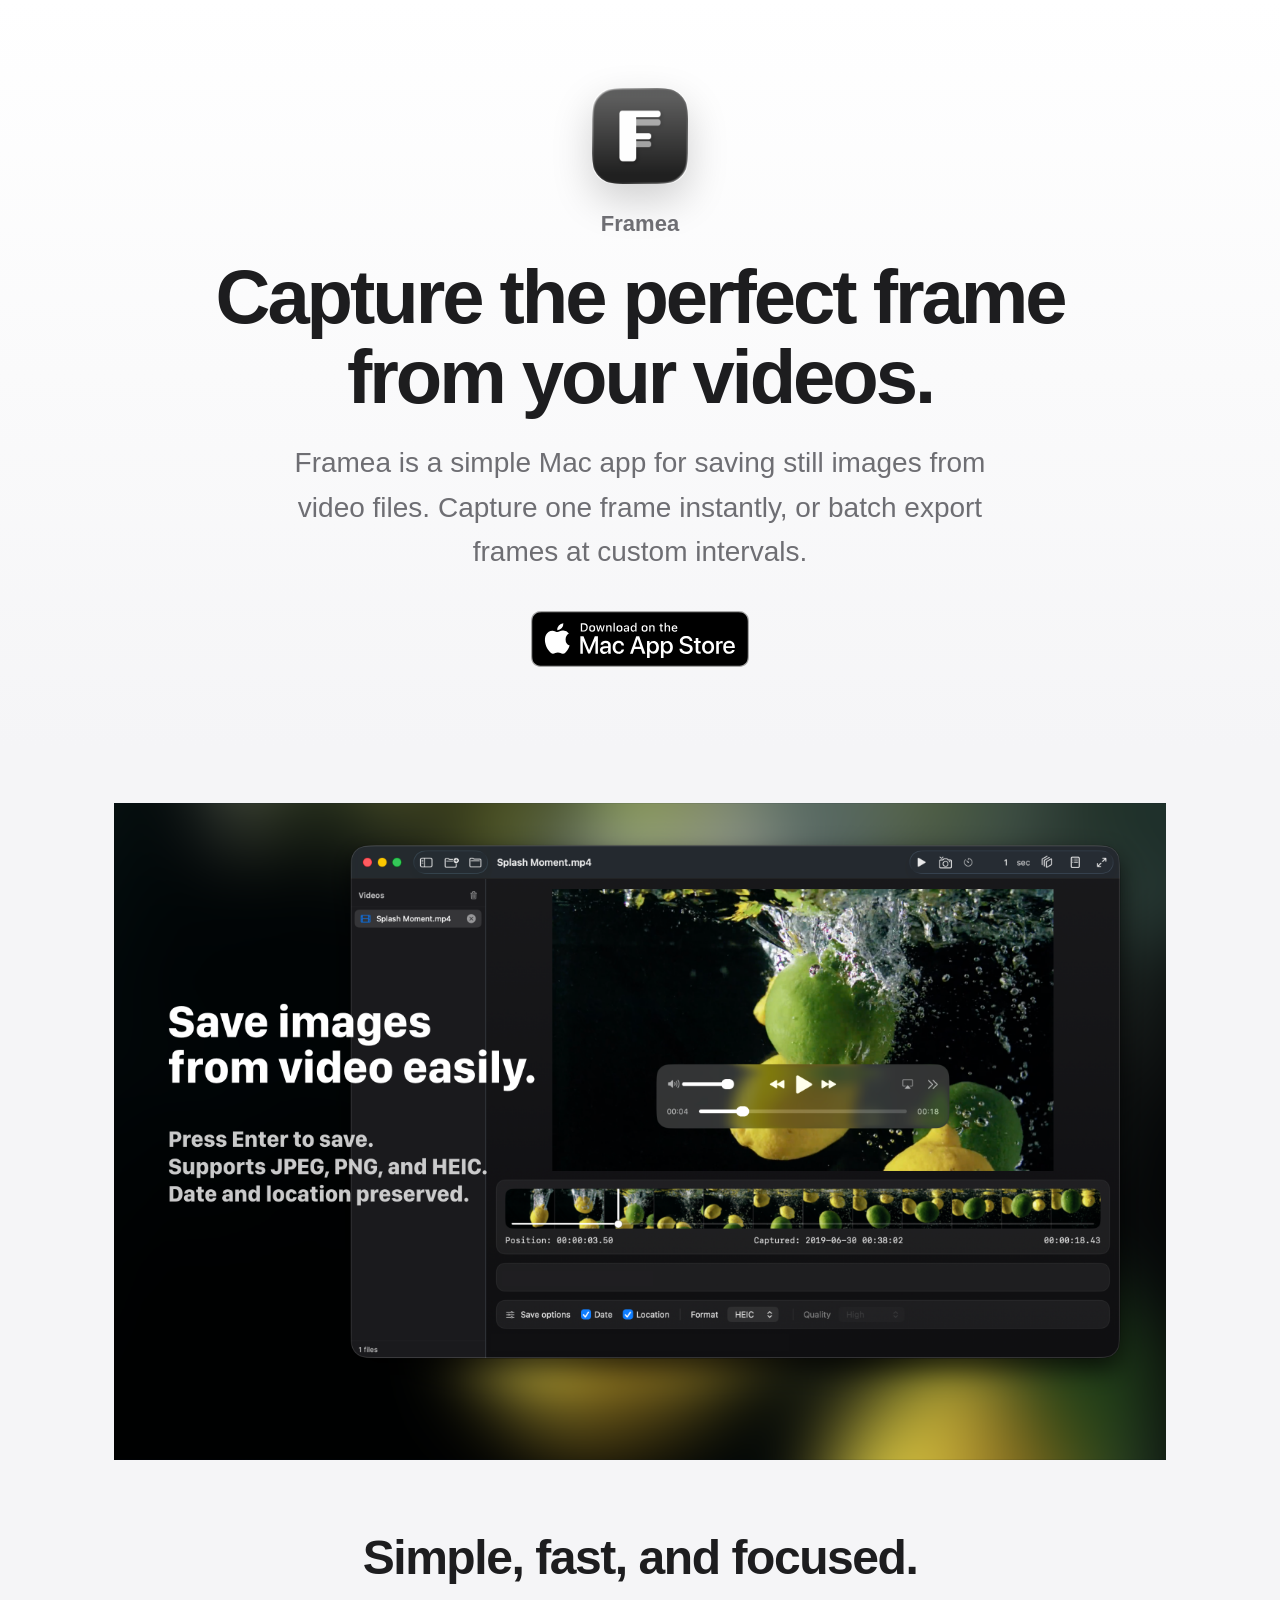
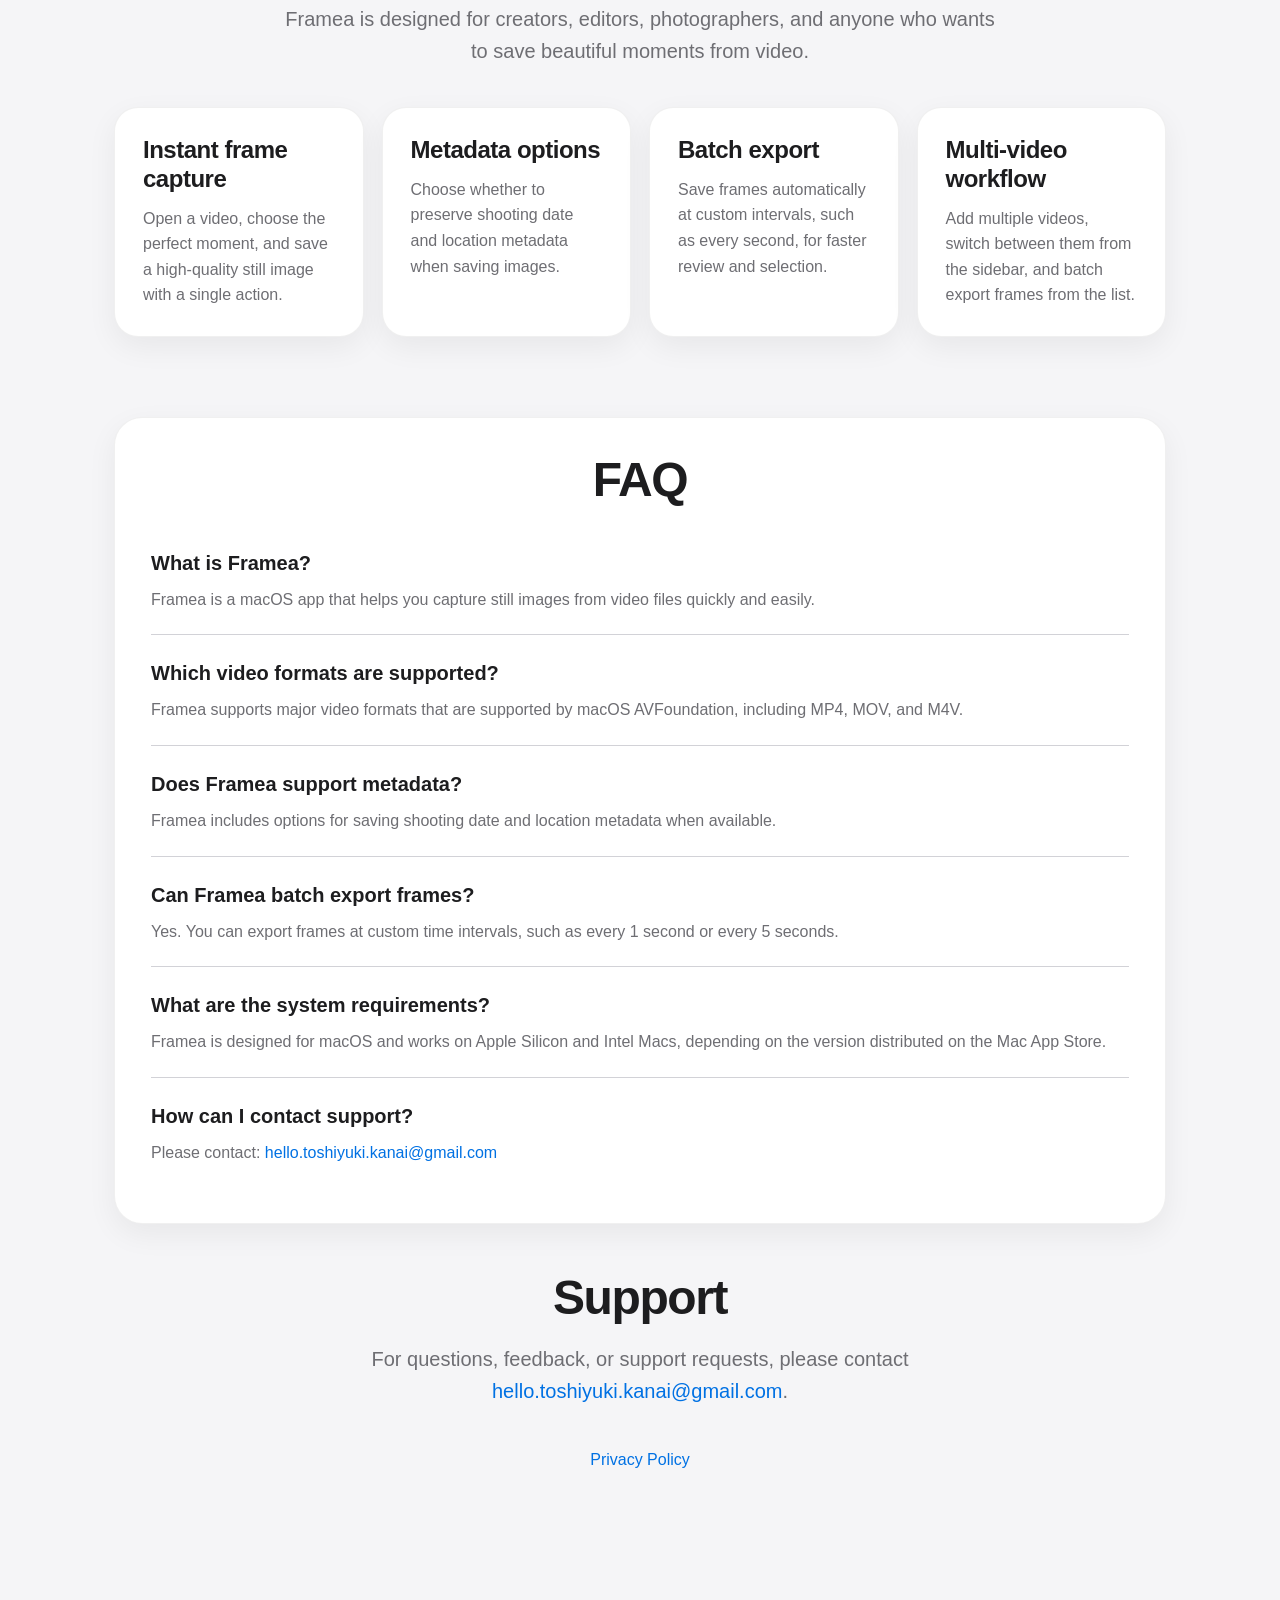
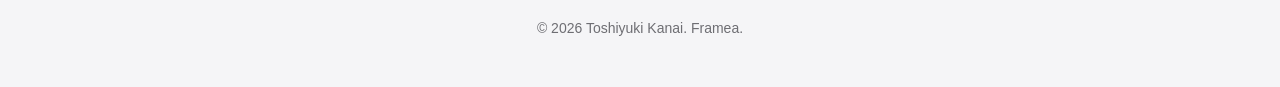
<file: index.html>
<!DOCTYPE html>
<html lang="en">
<head>
  <meta charset="UTF-8" />
  <meta name="viewport" content="width=device-width, initial-scale=1.0" />
  <title>Framea</title>
  <meta name="description" content="Framea is a simple Mac app for capturing still frames from videos." />

  <link rel="stylesheet" href="style.css">

  <style>
    :root {
      color-scheme: light dark;
      --bg: #f5f5f7;
      --card: #ffffff;
      --text: #1d1d1f;
      --muted: #6e6e73;
      --line: #d2d2d7;
      --accent: #0071e3;
      --badge-bg: #e8f1fb;
      --badge-text: #0057a8;
      --header-start: #ffffff;
      --header-end: #f5f5f7;
      --hero-bg: #111111;
      --hero-text: #aaaaaa;
      --shadow-card: 0 10px 30px rgba(0,0,0,0.06);
      --shadow-hero: 0 30px 80px rgba(0,0,0,0.18);
    }

    @media (prefers-color-scheme: dark) {
      :root {
        --bg: #0f0f10;
        --card: #1c1c1e;
        --text: #f5f5f7;
        --muted: #a1a1a6;
        --line: #3a3a3c;
        --accent: #2997ff;
        --badge-bg: rgba(41, 151, 255, 0.16);
        --badge-text: #8ecbff;
        --header-start: #171719;
        --header-end: #0f0f10;
        --hero-bg: #050505;
        --hero-text: #8e8e93;
        --shadow-card: 0 10px 30px rgba(0,0,0,0.28);
        --shadow-hero: 0 30px 80px rgba(0,0,0,0.45);
      }
    }

    * {
      box-sizing: border-box;
    }

    body {
      margin: 0;
      font-family: -apple-system, BlinkMacSystemFont, "SF Pro Display", "Helvetica Neue", Arial, sans-serif;
      background: var(--bg);
      color: var(--text);
      line-height: 1.6;
    }

    a {
      color: var(--accent);
      text-decoration: none;
    }

    header {
      padding: 88px 24px 72px;
      text-align: center;
      background: linear-gradient(180deg, var(--header-start) 0%, var(--header-end) 100%);
    }

    .app-icon {
      width: 96px;
      height: 96px;
      border-radius: 22px;
      display: block;
      margin: 0 auto 22px;
      box-shadow: 0 16px 40px rgba(0,0,0,0.18);
    }

    .app-name {
      font-size: 22px;
      font-weight: 600;
      color: var(--muted);
      margin-bottom: 16px;
    }

    h1 {
      font-size: clamp(42px, 7vw, 76px);
      line-height: 1.05;
      letter-spacing: -0.04em;
      margin: 0 auto 24px;
      max-width: 900px;
    }

    .lead {
      font-size: clamp(20px, 2.5vw, 28px);
      color: var(--muted);
      max-width: 760px;
      margin: 0 auto 36px;
    }

    .badge {
      display: inline-block;
      padding: 10px 18px;
      border-radius: 999px;
      background: var(--badge-bg);
      color: var(--badge-text);
      font-weight: 600;
      font-size: 15px;
    }

    main {
      max-width: 1100px;
      margin: 0 auto;
      padding: 32px 24px 80px;
    }

    .hero-image {
      margin: 24px auto 72px;
      border-radius: 0px;
      overflow: hidden;
      padding: 0;
      box-shadow: none;
      border: none;
      min-height: auto;
      background: transparent;
    }

    .hero-image img {
      width: 100%;
      height: auto;
      display: block;
    }

    .section-title {
      font-size: clamp(32px, 4vw, 48px);
      line-height: 1.1;
      letter-spacing: -0.03em;
      margin: 0 0 18px;
      text-align: center;
    }

    .section-lead {
      color: var(--muted);
      font-size: 20px;
      max-width: 720px;
      text-align: center;
      margin: 0 auto 40px;
    }

    .grid {
      display: grid;
      grid-template-columns: repeat(4, 1fr);
      gap: 18px;
      margin: 40px 0 80px;
    }

    .card {
      background: var(--card);
      border-radius: 24px;
      padding: 28px;
      box-shadow: var(--shadow-card);
      min-height: 220px;
      border: 1px solid rgba(128,128,128,0.12);
    }

    .card h3 {
      font-size: 24px;
      line-height: 1.2;
      margin: 0 0 12px;
      letter-spacing: -0.02em;
    }

    .card p {
      margin: 0;
      color: var(--muted);
      font-size: 16px;
    }

    .faq {
      background: var(--card);
      border-radius: 28px;
      padding: 36px;
      box-shadow: var(--shadow-card);
      margin-bottom: 48px;
      border: 1px solid rgba(128,128,128,0.12);
    }

    .faq-item {
      padding: 22px 0;
      border-bottom: 1px solid var(--line);
    }

    .faq-item:last-child {
      border-bottom: none;
    }

    .faq h3 {
      margin: 0 0 8px;
      font-size: 20px;
    }

    .faq p {
      margin: 0;
      color: var(--muted);
    }

    footer {
      text-align: center;
      color: var(--muted);
      padding: 48px 24px;
      font-size: 14px;
    }

    @media (max-width: 1000px) {
      .grid {
        grid-template-columns: repeat(2, 1fr);
      }
    }

    @media (max-width: 800px) {
      header {
        padding-top: 64px;
      }

      .app-icon {
        width: 82px;
        height: 82px;
        border-radius: 20px;
      }

      .grid {
        grid-template-columns: 1fr;
      }

      .hero-image {
        min-height: 260px;
        border-radius: 0px;
      }
    }
  </style>
</head>

<body>
  <header>
    <img class="app-icon" src="assets/icon.png" alt="Framea app icon" />
    <div class="app-name">Framea</div>
    <h1>Capture the perfect frame from your videos.</h1>
    <p class="lead">
      Framea is a simple Mac app for saving still images from video files.
      Capture one frame instantly, or batch export frames at custom intervals.
    </p>
    <!-- <div class="badge">Coming soon on the Mac App Store</div> -->
<a href="https://apps.apple.com/jp/app/framea-frame-capture/id6763811195?l=en-US&mt=12" target="_blank" rel="noopener">
  <img src="assets/Download_on_the_Mac_App_Store_Badge_US-UK_RGB_blk_092917.svg"
       alt="Download on the Mac App Store"
       class="app-store-badge badge-light">

  <img src="assets/Download_on_the_Mac_App_Store_Badge_US-UK_RGB_wht_092917.svg"
       alt="Download on the Mac App Store"
       class="app-store-badge badge-dark">
</a>
</a>
  </header>

  <main>
<div class="hero-image">
  <img src="assets/framea-screenshot-1.png" alt="Framea Screenshot" />
</div>


    <section>
      <h2 class="section-title">Simple, fast, and focused.</h2>
      <p class="section-lead">
        Framea is designed for creators, editors, photographers, and anyone who wants to save beautiful moments from video.
      </p>

      <div class="grid">
        <div class="card">
          <h3>Instant frame capture</h3>
          <p>
            Open a video, choose the perfect moment, and save a high-quality still image with a single action.
          </p>
        </div>

        <div class="card">
          <h3>Metadata options</h3>
          <p>
            Choose whether to preserve shooting date and location metadata when saving images.
          </p>
        </div>

        <div class="card">
          <h3>Batch export</h3>
          <p>
            Save frames automatically at custom intervals, such as every second, for faster review and selection.
          </p>
        </div>

        <div class="card">
          <h3>Multi-video workflow</h3>
          <p>
            Add multiple videos, switch between them from the sidebar, and batch export frames from the list.
          </p>
        </div>
      </div>
    </section>

    <section class="faq">
      <h2 class="section-title">FAQ</h2>

      <div class="faq-item">
        <h3>What is Framea?</h3>
        <p>
          Framea is a macOS app that helps you capture still images from video files quickly and easily.
        </p>
      </div>

      <div class="faq-item">
        <h3>Which video formats are supported?</h3>
        <p>
          Framea supports major video formats that are supported by macOS AVFoundation, including MP4, MOV, and M4V.
        </p>
      </div>

      <div class="faq-item">
        <h3>Does Framea support metadata?</h3>
        <p>
          Framea includes options for saving shooting date and location metadata when available.
        </p>
      </div>

      <div class="faq-item">
        <h3>Can Framea batch export frames?</h3>
        <p>
          Yes. You can export frames at custom time intervals, such as every 1 second or every 5 seconds.
        </p>
      </div>

      <div class="faq-item">
        <h3>What are the system requirements?</h3>
        <p>
          Framea is designed for macOS and works on Apple Silicon and Intel Macs, depending on the version distributed on the Mac App Store.
        </p>
      </div>

      <div class="faq-item">
        <h3>How can I contact support?</h3>
        <p>
          Please contact:
          <a href="mailto:hello.toshiyuki.kanai@gmail.com">hello.toshiyuki.kanai@gmail.com</a>
        </p>
      </div>
    </section>

    <section style="text-align:center;">
      <h2 class="section-title">Support</h2>
      <p class="section-lead">
        For questions, feedback, or support requests, please contact
        <a href="mailto:hello.toshiyuki.kanai@gmail.com">hello.toshiyuki.kanai@gmail.com</a>.
      </p>
      <p>
        <a href="privacy.html">Privacy Policy</a>
      </p>
    </section>
  </main>

  <footer>
    © 2026 Toshiyuki Kanai. Framea.
  </footer>
</body>
</html>
</file>
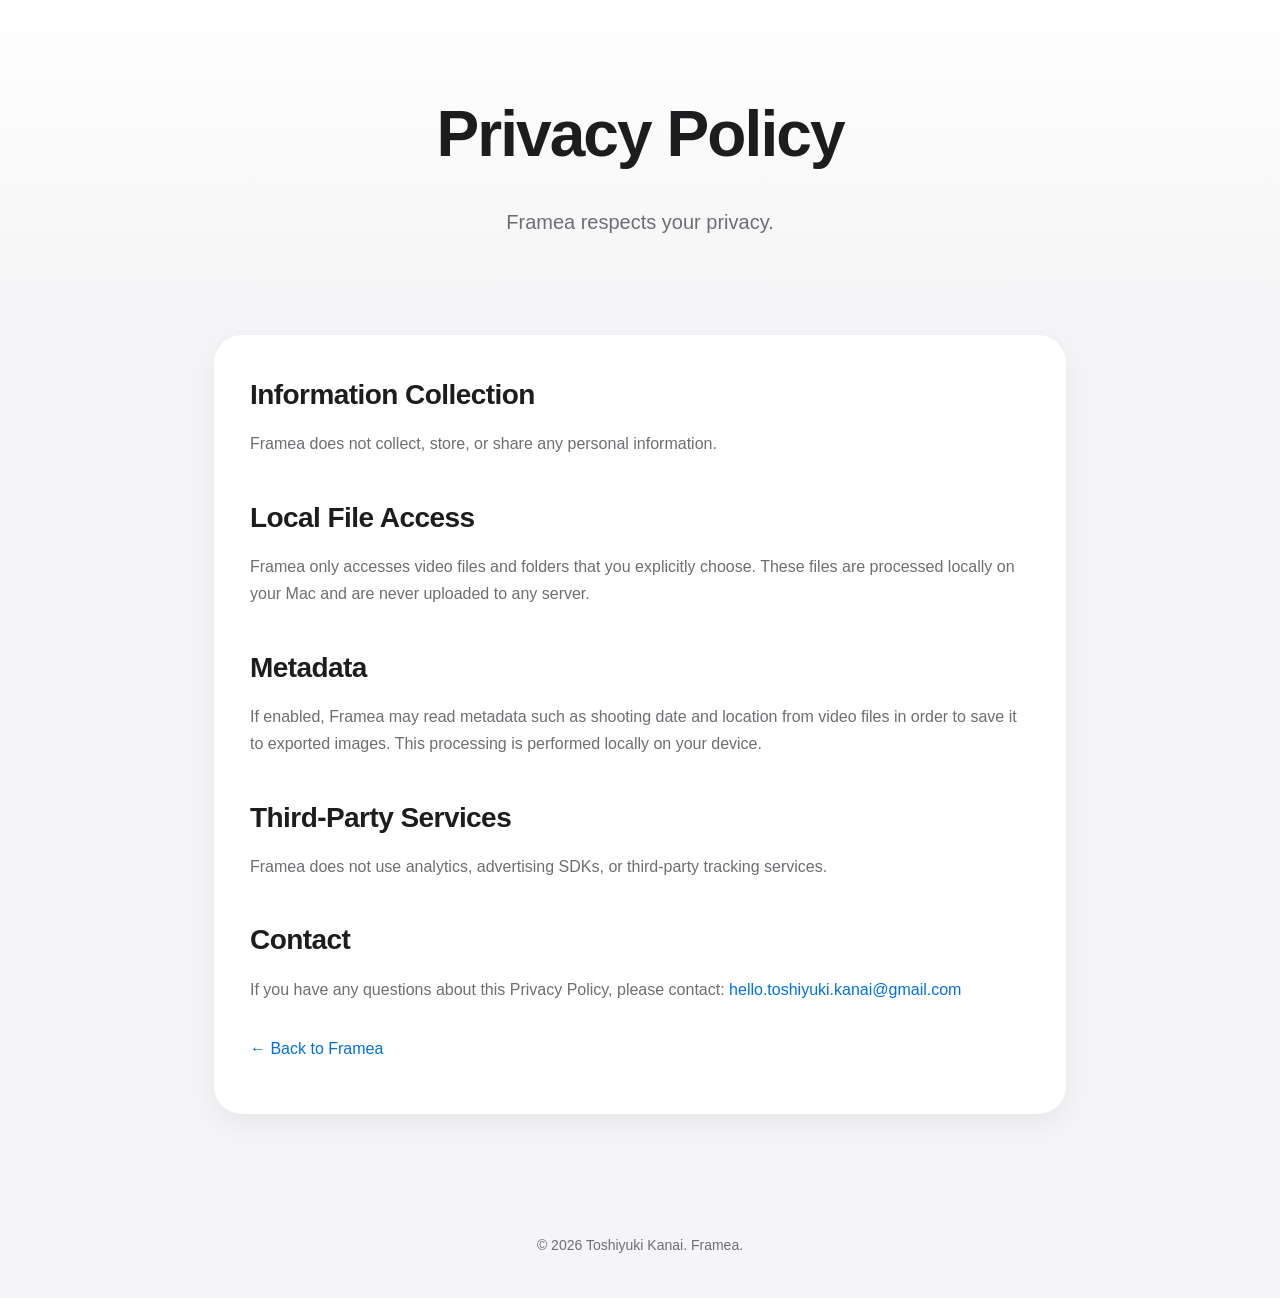
<file: privacy.html>
<!DOCTYPE html>
<html lang="en">
<head>
  <meta charset="UTF-8" />
  <meta name="viewport" content="width=device-width, initial-scale=1.0" />
  <title>Privacy Policy - Framea</title>

  <style>
    :root {
      --bg: #f5f5f7;
      --card: #ffffff;
      --text: #1d1d1f;
      --muted: #6e6e73;
      --accent: #0071e3;
      --line: #d2d2d7;
    }

    * {
      box-sizing: border-box;
    }

    body {
      margin: 0;
      font-family: -apple-system, BlinkMacSystemFont, "SF Pro Display", "Helvetica Neue", Arial, sans-serif;
      background: var(--bg);
      color: var(--text);
      line-height: 1.7;
    }

    header {
      text-align: center;
      padding: 80px 24px 48px;
      background: linear-gradient(180deg, #ffffff 0%, #f5f5f7 100%);
    }

    h1 {
      font-size: clamp(36px, 6vw, 64px);
      margin: 0;
      letter-spacing: -0.03em;
    }

    .lead {
      margin-top: 16px;
      font-size: 20px;
      color: var(--muted);
    }

    main {
      max-width: 900px;
      margin: 0 auto;
      padding: 32px 24px 80px;
    }

    .card {
      background: var(--card);
      border-radius: 28px;
      padding: 36px;
      box-shadow: 0 10px 30px rgba(0,0,0,0.06);
    }

    h2 {
      font-size: 28px;
      margin-top: 36px;
      margin-bottom: 12px;
      letter-spacing: -0.02em;
    }

    h2:first-child {
      margin-top: 0;
    }

    p {
      margin: 0 0 16px;
      color: var(--muted);
    }

    a {
      color: var(--accent);
      text-decoration: none;
    }

    footer {
      text-align: center;
      padding: 40px 24px;
      color: var(--muted);
      font-size: 14px;
    }
  </style>
</head>

<body>
  <header>
    <h1>Privacy Policy</h1>
    <p class="lead">Framea respects your privacy.</p>
  </header>

  <main>
    <div class="card">
      <h2>Information Collection</h2>
      <p>
        Framea does not collect, store, or share any personal information.
      </p>

      <h2>Local File Access</h2>
      <p>
        Framea only accesses video files and folders that you explicitly choose.
        These files are processed locally on your Mac and are never uploaded to any server.
      </p>

      <h2>Metadata</h2>
      <p>
        If enabled, Framea may read metadata such as shooting date and location
        from video files in order to save it to exported images.
        This processing is performed locally on your device.
      </p>

      <h2>Third-Party Services</h2>
      <p>
        Framea does not use analytics, advertising SDKs, or third-party tracking services.
      </p>

      <h2>Contact</h2>
      <p>
        If you have any questions about this Privacy Policy, please contact:
        <a href="mailto:hello.toshiyuki.kanai@gmail.com">hello.toshiyuki.kanai@gmail.com</a>
      </p>

      <p style="margin-top:32px;">
        <a href="index.html">← Back to Framea</a>
      </p>
    </div>
  </main>

  <footer>
    © 2026 Toshiyuki Kanai. Framea.
  </footer>
</body>
</html>
</file>
<file: style.css>
.badge-dark {
    display: none;
}

@media (prefers-color-scheme: dark) {

    .badge-light {
        display: none;
    }

    .badge-dark {
        display: inline;
    }
}

.app-store-badge {
    height: 56px;
    width: auto;
    transition: opacity 0.2s ease;
}

.app-store-badge:hover {
    opacity: 0.85;
}
</file>
